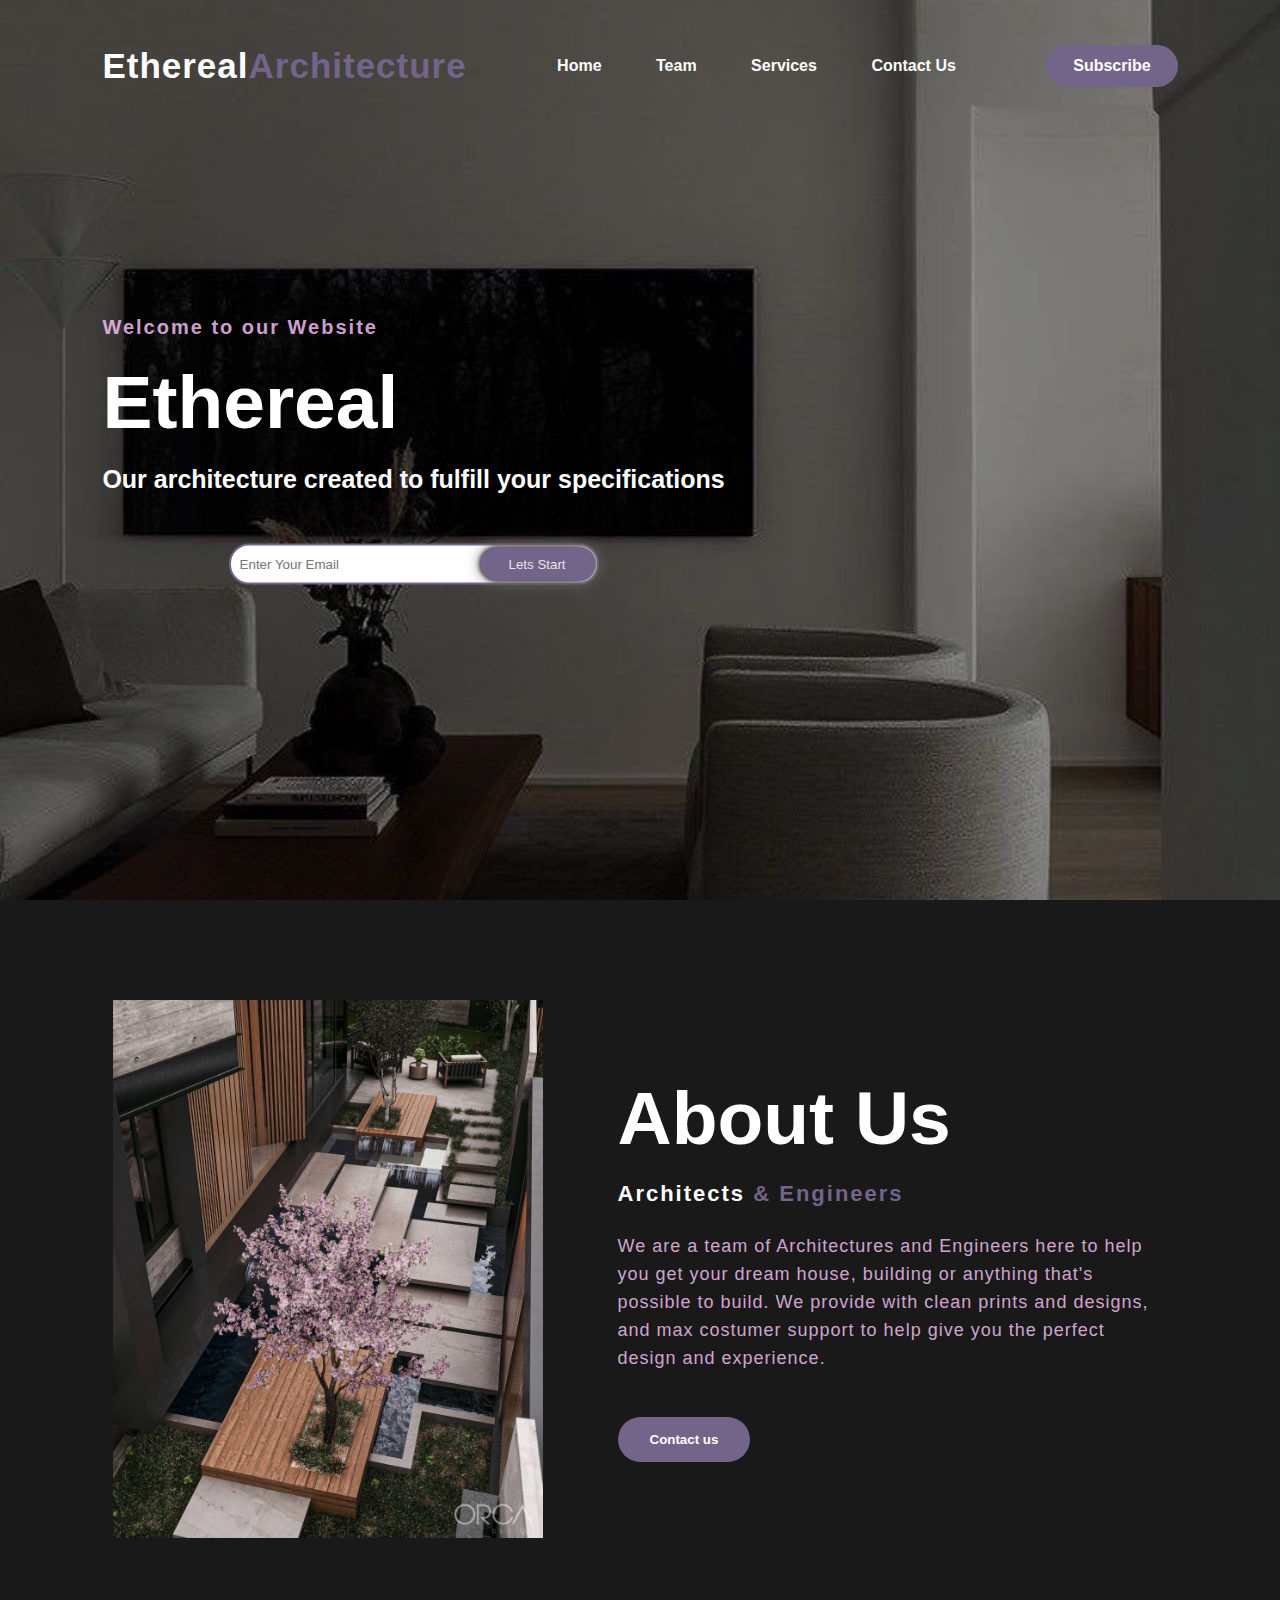
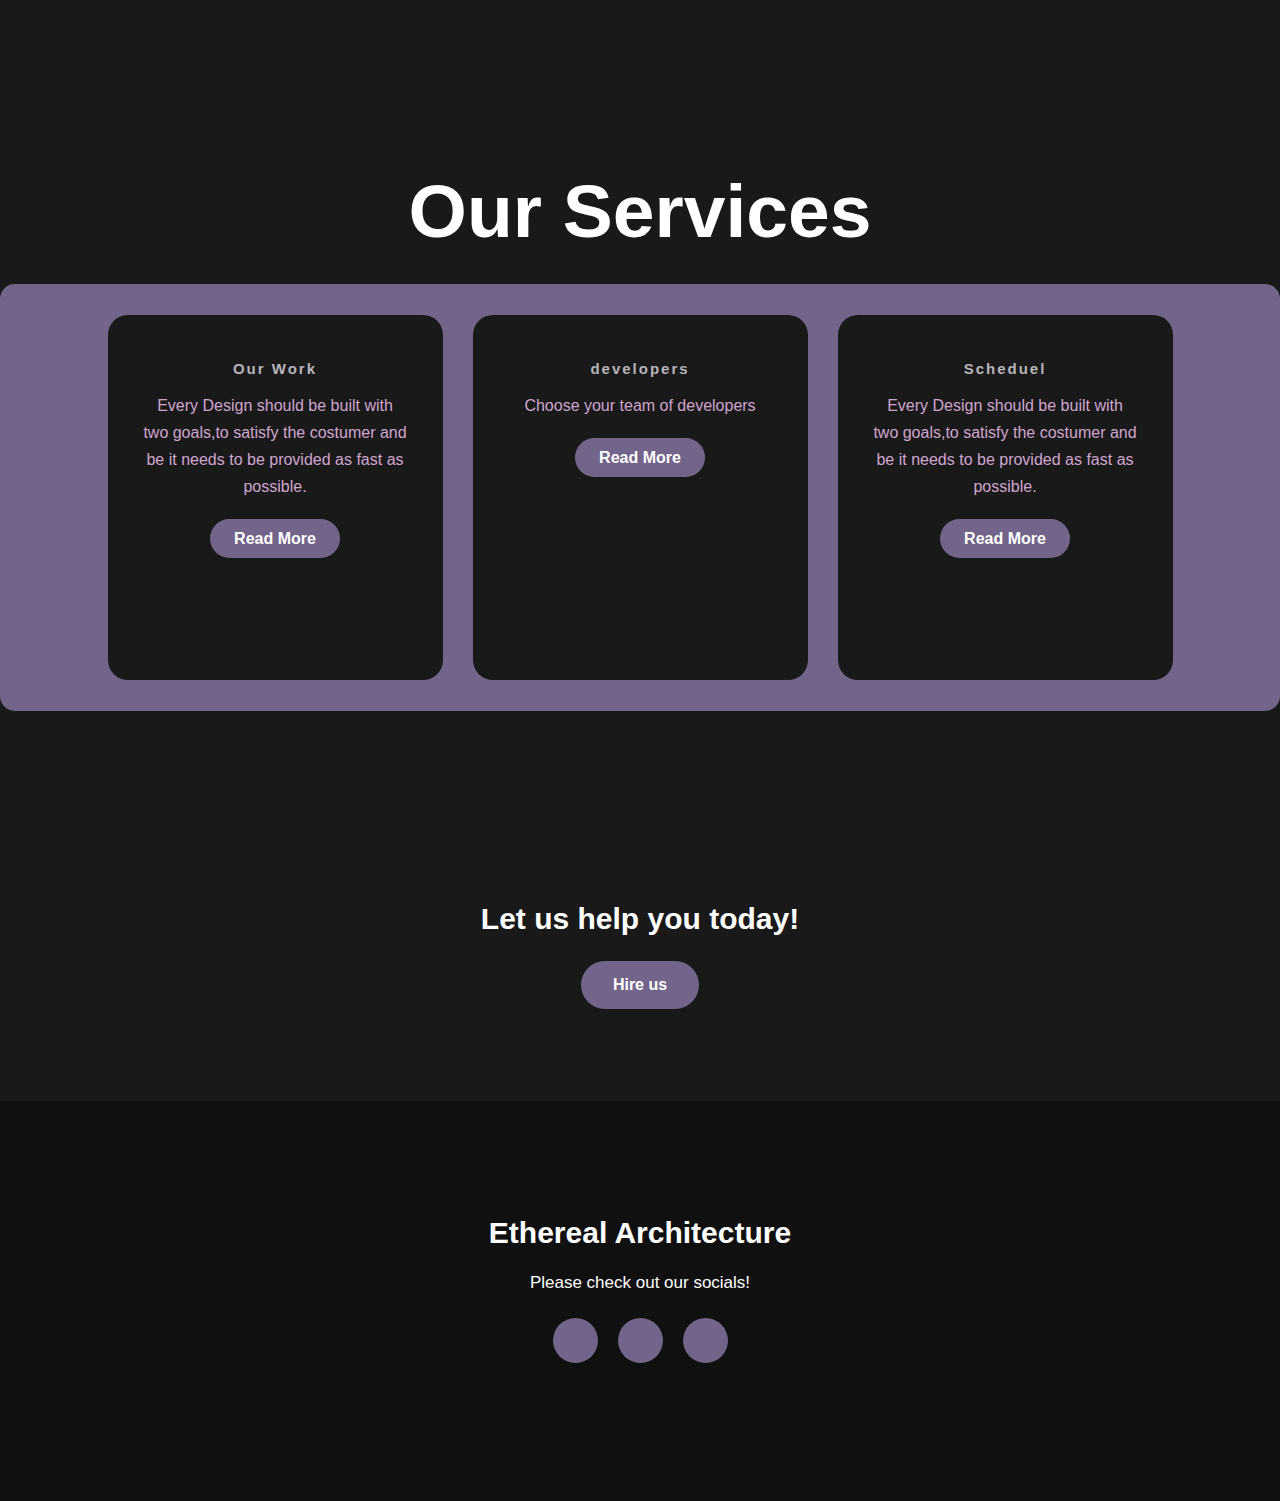
<file: index.html>
<!DOCTYPE html>
<html>
<head>
	<title>Architecture website</title>
	<link rel="stylesheet" type="text/css" href="css/style.css">

	<link rel="preconnect" href="https://fonts.gstatic.com">
  <link href="https://fonts.googleapis.com/css2?family=Josefin+Sans:ital,wght@0,100;0,200;0,300;0,400;0,500;0,600;0,700;1,100;1,200;1,300;1,400;1,500;1,600;1,700&display=swap" rel="stylesheet">

  <link rel="stylesheet" href="https://cdnjs.cloudflare.com/ajax/libs/font-awesome/5.15.3/css/all.min.css" integrity="sha512-iBBXm8fW90+nuLcSKlbmrPcLa0OT92xO1BIsZ+ywDWZCvqsWgccV3gFoRBv0z+8dLJgyAHIhR35VZc2oM/gI1w==" crossorigin="anonymous" referrerpolicy="no-referrer" />

</head>
<body>
	<div class="hero">
		<nav>
			<h2 class="logo">Ethereal<span>Architecture</span></h2>
			<ul>
				<li><a href="index.html">Home</a></li>
				<li><a href="./pages/team.html">team</a></li>
				<li><a href="./pages/Service.html">Services</a></li>
				<li><a href="./pages/contact.html">Contact Us</a></li>
			</ul>
			<a href="Sub.html" class="btn">Subscribe</a>
		</nav>

		<div class="content">
			<h4>Welcome to our Website</h4>
			<h1>Ethereal<span></h1>
			<h3>Our architecture created to fulfill your specifications </h3>
			<div class="newslatter">
				<form>
					<input type="email" name="email" id="mail" placeholder="Enter Your Email">
					<input type="submit" name="submit" value="Lets Start">
				</form>
			</div>
		</div>
	</div>

	<section class="about">
		<div class="main">
			<img src="img/fort-leburg-back.jpg">
			<div class="about-text">
				<h2>About Us</h2>
				<h5>Architects <span>& Engineers</span></h5>
				<p>We are a team of Architectures and Engineers here to help you get your dream house, building or anything that's possible to build.
					We provide with clean prints and designs, and max costumer support to help give you the perfect design and experience.</p>
				<button type="button" href="./pages/contact.html">Contact us</button>
			</div>
		</div>
	</section>

	<div class="service">
		<div class="title">
			<h2>Our Services</h2>
		</div>

		<div class="box">
			<div class="card">
				<i class="fas fa-bars"></i>
				<h5>Our Work</h5>
				<div class="pra">
					<p>Every Design should be built with two goals,to satisfy the costumer and be it needs to be provided as fast as possible.</p>
					<p style="text-align: center;">
						<a class="button" href="/pages/work.html">Read More</a>
					</p>
				</div>
			</div>

			<div class="card">
				<i class="far fa-user"></i>
				<h5>developers</h5>
				<div class="pra">
					<p>Choose your team of developers</p>
					<p style="text-align: center;">
						<a class="button" href="./pages/team.html">Read More</a>
					</p>
				</div>
			</div>

			<div class="card">
				<i class="far fa-bell"></i>
				<h5>Scheduel</h5>
				<div class="pra">
					<p>Every Design should be built with two goals,to satisfy the costumer and be it needs to be provided as fast as possible.</p>
					<p style="text-align: center;">
						<a class="button" href="#">Read More</a>
					</p>
				</div>
			</div>
		</div>
	</div>


	<div class="contact-us">
		<p>Let us help you today!</p>
		<a class="button-two" href="/pages/contact.html">Hire us</a>
	</div>


	<footer>
		<p>Ethereal Architecture</p>
		<p>Please check out our socials!</p>
		<div class="social">
			<a href="#"><i class="fab fa-facebook-f"></i></a>
			<a href="#"><i class="fab fa-instagram"></i></a>
			<a href="#"><i class="fab fa-dribbble"></i></a>
		</div>
	</footer>
</body>
</html>
</file>
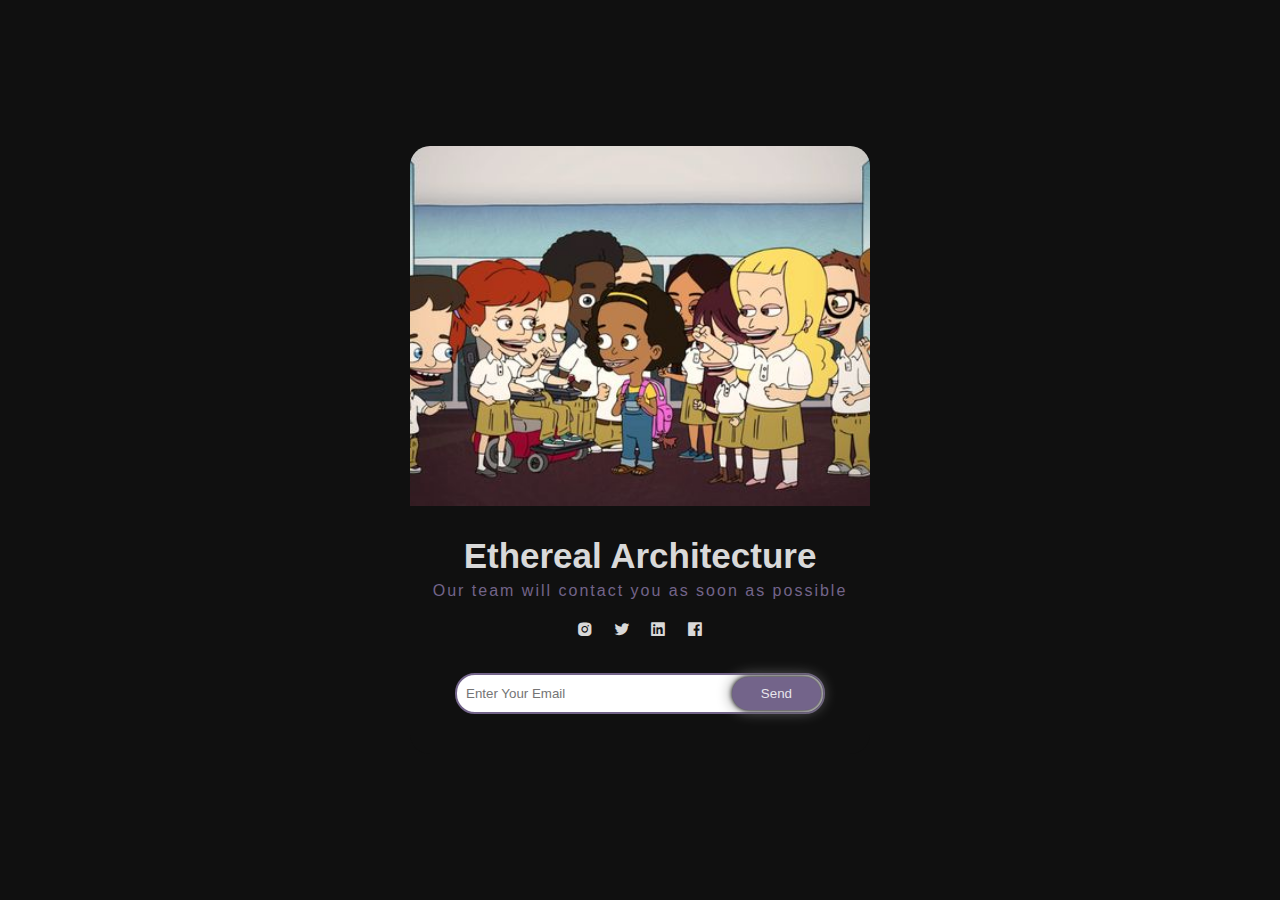
<file: pages/contact.html>
<!DOCTYPE html>
<html>
<head>
	<meta charset="utf-8">
	<meta name="viewport" content="width=device-width, initial-scale=1">
	<title>Contact</title>
	<link rel="stylesheet" type="text/css" href="/css/style.css">

	<link rel="preconnect" href="https://fonts.googleapis.com">
  <link rel="preconnect" href="https://fonts.gstatic.com" crossorigin>
  <link href="https://fonts.googleapis.com/css2?family=Work+Sans:wght@300;400;500;600;700;800;900&display=swap" rel="stylesheet">

  <link rel="stylesheet"
  href="https://unpkg.com/boxicons@latest/css/boxicons.min.css">

</head>
<body>
	<section class="profile">
		<div class="container">
			<img src="/img/profile.jpg">
			<div class="profile-text">
				<h1>Ethereal Architecture</h1>
				<h4>Our team will contact you as soon as possible</h4>
			</div>
			<div class="icons">
				<a href="#"><i class='bx bxl-instagram-alt'></i></a>
				<a href="#"><i class='bx bxl-twitter' ></i></a>
				<a href="#"><i class='bx bxl-linkedin-square' ></i></a>
				<a href="#"><i class='bx bxl-facebook-square' ></i></a>
		
			</div>
			<div class="newslatter">
				<form>
					<input type="email" placeholder="Enter Your Email" required>
					<input type="submit" value="Send" required>
				</form>
			</div>
		</div>
	</section>

</body>
</html>
</file>
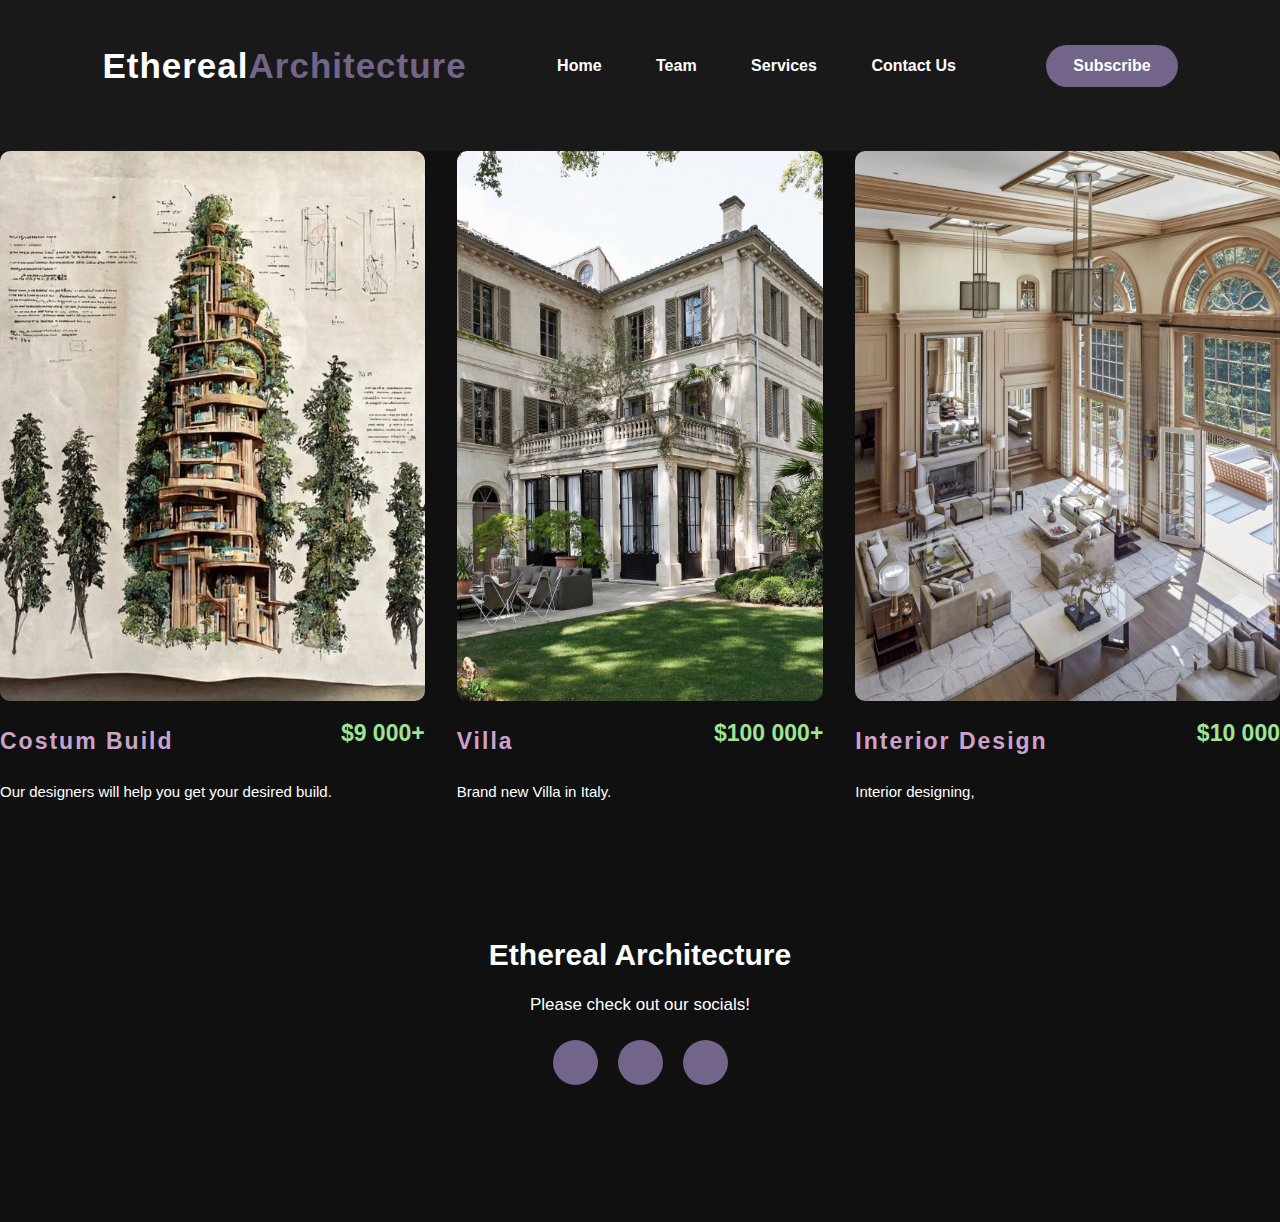
<file: pages/Service.html>
<!DOCTYPE html>
<html>
<head>
	<title>Architecture website</title>
	<link rel="stylesheet" type="text/css" href="/css/style.css">

	<link rel="preconnect" href="https://fonts.gstatic.com">
  <link href="https://fonts.googleapis.com/css2?family=Josefin+Sans:ital,wght@0,100;0,200;0,300;0,400;0,500;0,600;0,700;1,100;1,200;1,300;1,400;1,500;1,600;1,700&display=swap" rel="stylesheet">

  <link rel="stylesheet" href="https://cdnjs.cloudflare.com/ajax/libs/font-awesome/5.15.3/css/all.min.css" integrity="sha512-iBBXm8fW90+nuLcSKlbmrPcLa0OT92xO1BIsZ+ywDWZCvqsWgccV3gFoRBv0z+8dLJgyAHIhR35VZc2oM/gI1w==" crossorigin="anonymous" referrerpolicy="no-referrer" />

</head>
<body>
    <div class="service-nav">
		<nav>
			<h2 class="logo">Ethereal<span>Architecture</span></h2>
			<ul>
				<li><a href="/index.html">Home</a></li>
				<li><a href="team.html">team</a></li>
				<li><a href="Service.html">Services</a></li>
				<li><a href="contact.html">Contact Us</a></li>
			</ul>
			<a href="Sub.html" class="btn">Subscribe</a>
		</nav>


		<div class="menu-content">
			<div class="row">
				<img src="/img/option-1.jpg">
				<div class="menu-text">
					<div class="menu-left">
						<h4>Costum Build</h4>
					</div>
					<div class="menu-right">
						<h5>$9 000+</h5>
					</div>
				</div>
				<p>Our designers will help you get your desired build.</p>
			</div>

			<div class="row">
				<img src="/img/option-2.jpg">
				<div class="menu-text">
					<div class="menu-left">
						<h4>Villa</h4>
					</div>
					<div class="menu-right">
						<h5>$100 000+</h5>
					</div>
				</div>
				<p>Brand new Villa in Italy.</p>
			</div>

			<div class="row">
				<img src="/img/option-3.jpg">
				<div class="menu-text">
					<div class="menu-left">
						<h4>Interior Design</h4>
					</div>
					<div class="menu-right">
						<h5>$10 000</h5>
					</div>
				</div>
				<p>Interior designing,</p>
			</div>
		</div>
	</section>

	<footer>
		<p>Ethereal Architecture</p>
		<p>Please check out our socials!</p>
		<div class="social">
			<a href="#"><i class="fab fa-facebook-f"></i></a>
			<a href="#"><i class="fab fa-instagram"></i></a>
			<a href="#"><i class="fab fa-dribbble"></i></a>
		</div>
	</footer>
</body>
</html>
</file>
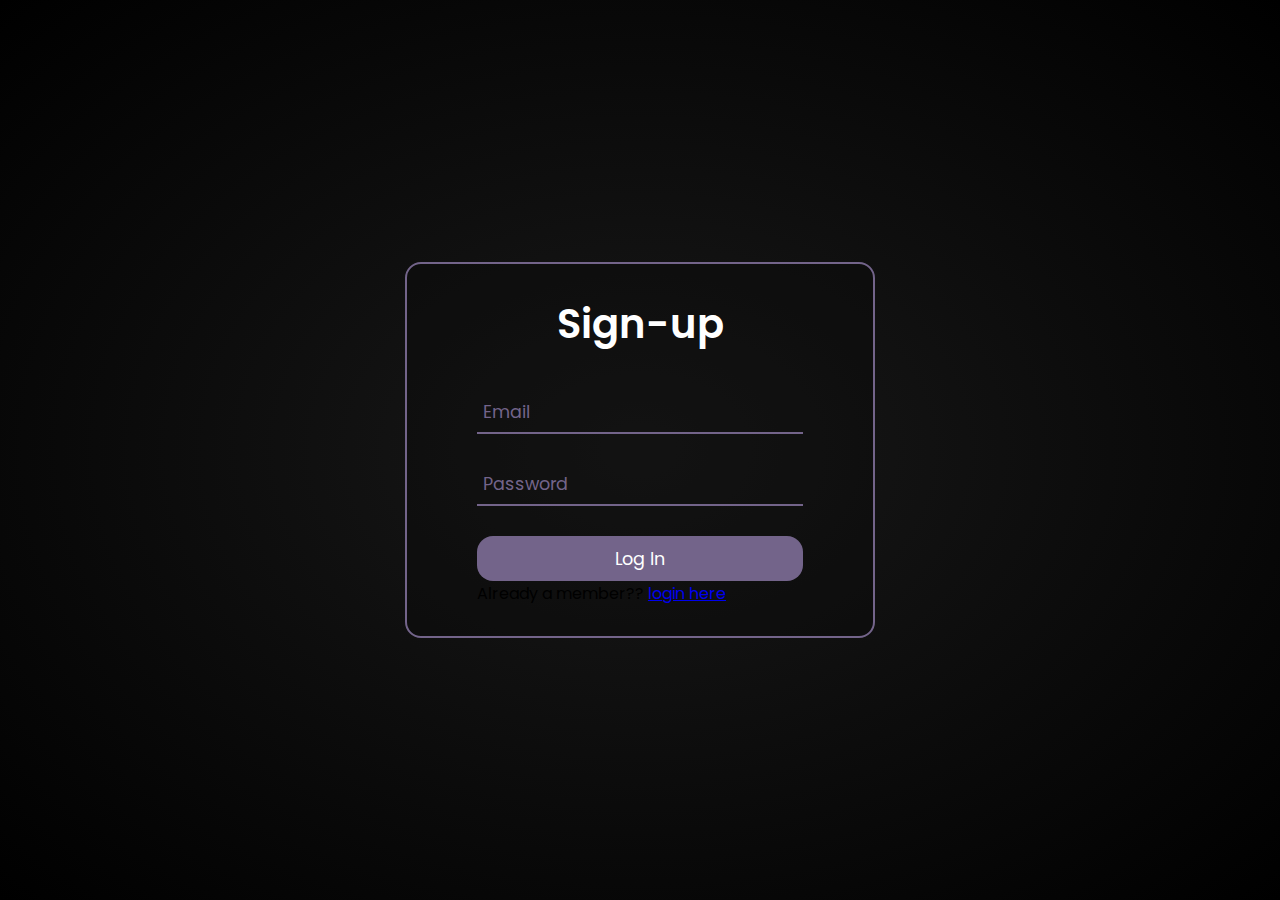
<file: pages/Sign-up.html>
<!DOCTYPE html>
<html>
<head>
	<meta charset="utf-8">
	<meta name="viewport" content="width=device-width, initial-scale=1">
	<title>login </title>
	<link rel="stylesheet" type="text/css" href="/css/sub.css">

	<link rel="preconnect" href="https://fonts.googleapis.com">
  <link rel="preconnect" href="https://fonts.gstatic.com" crossorigin>
  <link href="https://fonts.googleapis.com/css2?family=Poppins:wght@300;400;500;600;700;800;900&display=swap" rel="stylesheet">

</head>
<body>

	<div class="container">
		<h1>Sign-up</h1>
		<form method="post">
			<div class="main">
				<input type="text" name="" required>
				<span></span>
				<label>Email</label>
			</div>

			<div class="main">
				<input type="password" name="" required>
				<span></span>
				<label>Password</label>
			</div>

			<div class="Have an account?"></div>
			<input type="submit" value="Log In">

			<div class="login">
				Already a member?? <a href="Sub.html">login here</a>
			</div>
		</form>
	</div>

</body>
</html>
</file>
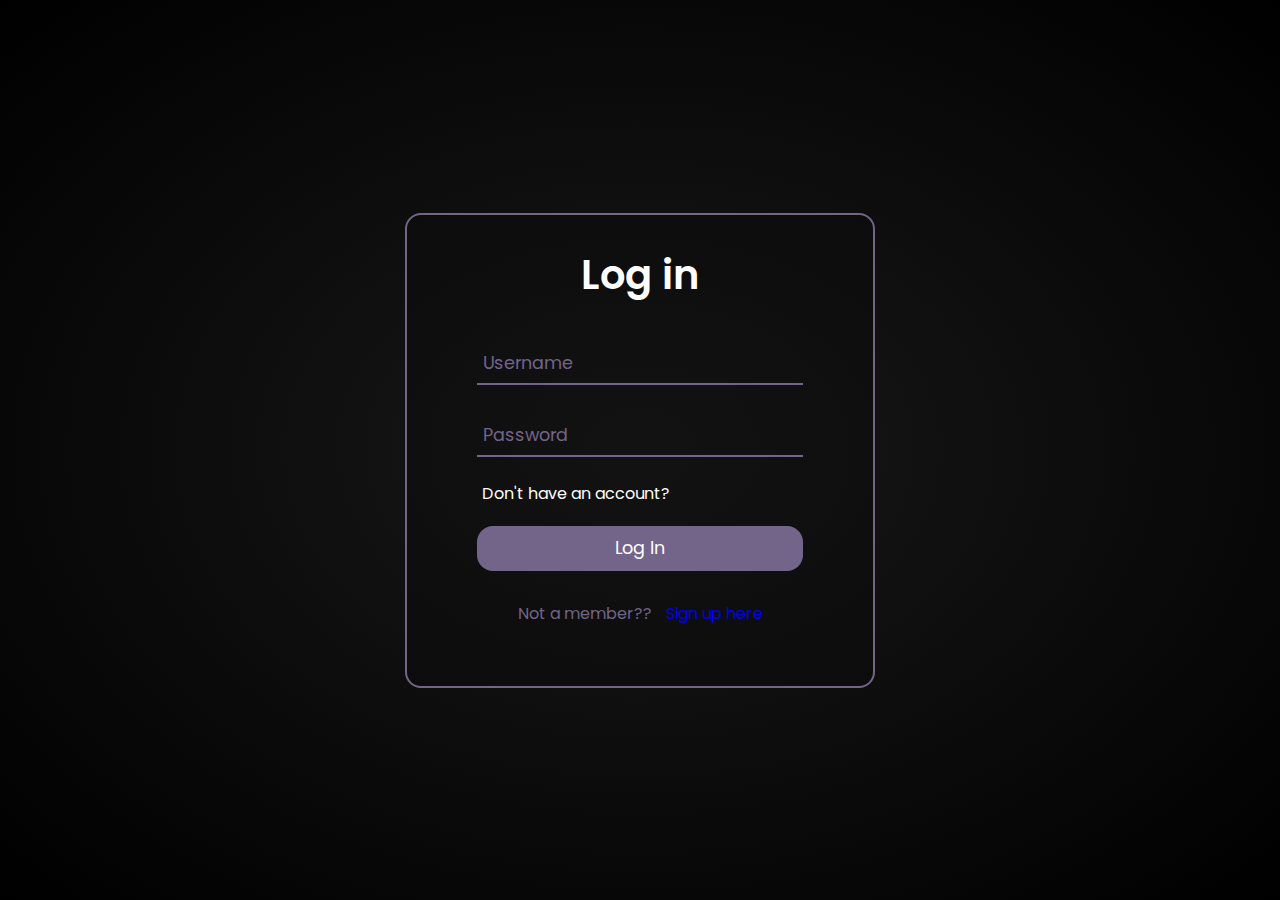
<file: pages/Sub.html>
<!DOCTYPE html>
<html>
<head>
	<meta charset="utf-8">
	<meta name="viewport" content="width=device-width, initial-scale=1">
	<title>login </title>
	<link rel="stylesheet" type="text/css" href="/css/sub.css">

	<link rel="preconnect" href="https://fonts.googleapis.com">
  <link rel="preconnect" href="https://fonts.gstatic.com" crossorigin>
  <link href="https://fonts.googleapis.com/css2?family=Poppins:wght@300;400;500;600;700;800;900&display=swap" rel="stylesheet">

</head>
<body>

	<div class="container">
		<h1>Log in</h1>
		<form method="post">
			<div class="main">
				<input type="text" name="" required>
				<span></span>
				<label>Username</label>
			</div>

			<div class="main">
				<input type="password" name="" required>
				<span></span>
				<label>Password</label>
			</div>

			<div class="pass">Don't have an account?</div>
			<input type="submit" value="Log In">

			<div class="signup">
				Not a member?? <a href="Sign-up.html">Sign up here</a>
			</div>
		</form>
	</div>

</body>
</html>
</file>
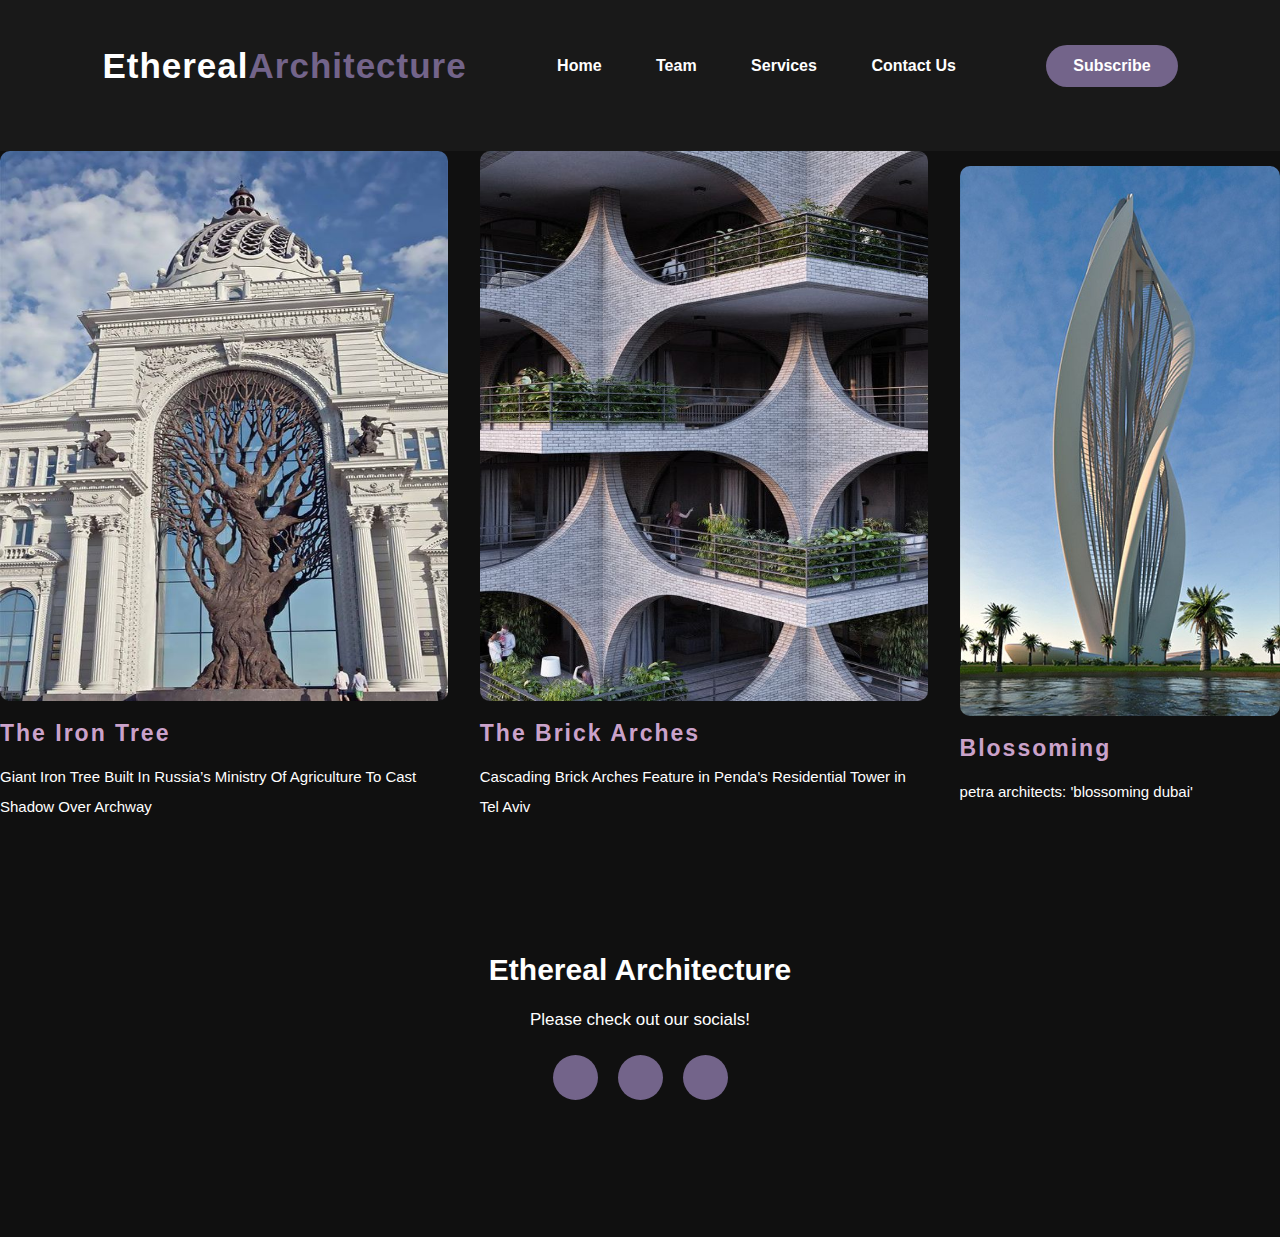
<file: pages/work.html>
<!DOCTYPE html>
<html>
<head>
	<title>Our work</title>
	<link rel="stylesheet" type="text/css" href="/css/style.css">

	<link rel="preconnect" href="https://fonts.gstatic.com">
  <link href="https://fonts.googleapis.com/css2?family=Josefin+Sans:ital,wght@0,100;0,200;0,300;0,400;0,500;0,600;0,700;1,100;1,200;1,300;1,400;1,500;1,600;1,700&display=swap" rel="stylesheet">

  <link rel="stylesheet" href="https://cdnjs.cloudflare.com/ajax/libs/font-awesome/5.15.3/css/all.min.css" integrity="sha512-iBBXm8fW90+nuLcSKlbmrPcLa0OT92xO1BIsZ+ywDWZCvqsWgccV3gFoRBv0z+8dLJgyAHIhR35VZc2oM/gI1w==" crossorigin="anonymous" referrerpolicy="no-referrer" />

</head>
<body>
    <div class="service-nav">
		<nav>
			<h2 class="logo">Ethereal<span>Architecture</span></h2>
			<ul>
				<li><a href="/index.html">Home</a></li>
				<li><a href="team.html">team</a></li>
				<li><a href="Service.html">Services</a></li>
				<li><a href="contact.html">Contact Us</a></li>
			</ul>
			<a href="Sub.html" class="btn">Subscribe</a>
		</nav>


		<div class="menu-content">
			<div class="row">
				<img src="/img/build2.jpg">
				<div class="menu-text">
					<div class="menu-left">
						<h4>The Iron Tree</h4>
					</div>
				</div>
				<p>Giant Iron Tree Built In Russia’s Ministry Of Agriculture To Cast Shadow Over Archway</p>
			</div>

			<div class="row">
				<img src="/img/Build1.jpg">
				<div class="menu-text">
					<div class="menu-left">
						<h4> The Brick Arches</h4>
					</div>
				</div>
				<p>Cascading Brick Arches Feature in Penda's Residential Tower in Tel Aviv</p>
			</div>

			<div class="row">
				<img src="/img/Build3.jpg">
				<div class="menu-text">
					<div class="menu-left">
						<h4>Blossoming</h4>
					</div>
				</div>
				<p>petra architects: 'blossoming dubai'</p>
			</div>
		</div>
	</section>

	<footer>
		<p>Ethereal Architecture</p>
		<p>Please check out our socials!</p>
		<div class="social">
			<a href="#"><i class="fab fa-facebook-f"></i></a>
			<a href="#"><i class="fab fa-instagram"></i></a>
			<a href="#"><i class="fab fa-dribbble"></i></a>
		</div>
	</footer>
</body>
</html>
</file>
<file: css/style.css>
::-webkit-scrollbar {
	width: 10px;
  }
  
  ::-webkit-scrollbar-track {
	background: transparent;
  }
  
  ::-webkit-scrollbar-thumb {
	background: #73648a;
  }
  
  ::-webkit-scrollbar-thumb:hover {
	background: #9882ac;
  }

  ::selection {
	background:#73648a;
	color: white;
  }

*{
	padding: 0;
	margin: 0;
	font-family: 'Josefin Sans', sans-serif;
	box-sizing: border-box;
}

.hero{
	height: 100vh;
	width: 100%;
	background-image: url(../img/background.jpg);
	background-size: cover;
	background-position: center;
}
nav{
	display: flex;
	align-items: center;
	justify-content: space-between;
	padding-top: 45px;
	padding-left: 8%;
	padding-right: 8%;
}
.logo{
	color: white;
	font-size: 35px;
	letter-spacing: 1px;
	cursor: pointer;
}
span{
	color: #73648a;
}
nav ul li{
	list-style-type: none;
	display: inline-block;
	padding: 10px  25px;
}
nav ul li a{
	color: white;
	text-decoration: none;
	font-weight: bold;
	text-transform: capitalize;
}
nav ul li a:hover{
	color: #73648a;
	transition: .4s;
}
.btn{
	background-color:#73648a;
	color: white;
	text-decoration: none;
	border: 2px solid transparent;
	font-weight: bold;
	padding: 10px 25px;
	border-radius: 30px;
	transition: transform .4s; 
}
.btn:hover{
	transform: scale(1.2);
}
.content{
	position: absolute;
	top: 50%;
	left:8%;
	transform: translateY(-50%);
}
h1{
	color: white;
	margin: 20px 0px 20px;
	font-size: 75px;
}
h3{
	color: white;
	font-size: 25px;
	margin-bottom: 50px;
}
h4{
	color: #fcfc;
	letter-spacing: 2px;
	font-size: 20px;
}
.newslatter form{
	width: 380px;
	max-width: 100%;
	position: relative;
}
.newslatter form input:first-child{
	display: inline-block;
	width: 100%;
	padding: 14px 130px 14px 15px;
	border: 2px solid #73648a;
	outline: none;
	border-radius: 30px;
}
.newslatter form input:last-child{
	position: absolute;
	display: inline-block;
	outline: none;
	border: none;
	padding: 10px 30px;
	border-radius: 30px;
	background-color:#73648a;
	color: white;
	box-shadow: 0px 0px 5px #000, 0px 0px 15px #858585;
	top: 6px;
	right: 6px; 
}
.about{
	width: 100%;
	padding: 100px 0px;
	background-color: #191919;
}
.about img{
	height: auto;
	width: 430px;
}
.about-text{
	width: 550px;
}
.main{
	width: 1130px;
	max-width: 95%;
	margin: 0 auto;
	display: flex;
	align-items: center;
	justify-content: space-around;
}
.about-text h2{
	color: white;
	font-size: 75px;
	text-transform: capitalize;
	margin-bottom: 20px;
}
.about-text h5{
	color: white;
	letter-spacing: 2px;
	font-size: 22px;
	margin-bottom: 25px;
	text-transform: capitalize;
}
.about-text p{
	color: #fcfc;
	letter-spacing: 1px;
	line-height: 28px;
	font-size: 18px;
	margin-bottom: 45px;
}
button{
	background-color:#73648a;
	color: white;
	text-decoration: none;
	border: 2px solid transparent;
	font-weight: bold;
	padding: 13px 30px;
	border-radius: 30px;
	transition: .4s; 
}
button:hover{
	background-color: transparent;
	border: 2px solid #73648a;
	cursor: pointer;
}

.service{
	background: #191919;
	width: 100%;
	padding: 100px 0px;
}
.title h2{
	color: white;
	font-size: 75px;
	width: 1130px;
	margin: 30px auto;
	text-align: center;
}
.box{
	display: flex;
	justify-content: center;
	align-items: center;
	min-height: 400px;


}
.card{
	height: 365px;
	width: 335px;
	padding: 20px 35px;
	background: #191919;
	border-radius: 20px;
	margin: 15px;
	position: relative;
	overflow: hidden;
	text-align: center;
}
.card i{
	font-size: 50px;
	display: block;
	text-align: center;
	margin: 25px 0px;
	color: #73648a;

}
h5{
	color: white;
	font-size: 23px;
	margin-bottom: 15px;
}
.pra p{
	color: #fcfc;
	font-size: 16px;
	line-height: 27px;
	margin-bottom: 25px;
}
.card .button{
	background-color:#73648a;
	color: white;
	text-decoration: none;
	border: 2px solid transparent;
	font-weight: bold;
	padding: 9px 22px;
	border-radius: 30px;
	transition: .4s; 
}
.card .button:hover{
	background-color: transparent;
	border: 2px solid #73648a;
	cursor: pointer;
}
.contact-us{
	width: 100%;
	height: 290px;
	background: #191919;
	display: flex;
	align-items: center;
	flex-direction: column;
	justify-content: center;
}
.contact-us p{
	color: white;
	font-size: 30px;
	font-weight: bold;
	margin-bottom: 25px;
}
.contact-us .button-two{
	background-color:#73648a;
	color: white;
	text-decoration: none;
	border: 2px solid transparent;
	font-weight: bold;
	padding: 13px 30px;
	border-radius: 30px;
	transition: .4s; 
}
.contact-us .button-two:hover{
	background-color: transparent;
	border: 2px solid #73648a;
	cursor: pointer;
}
footer{
	position: relative;
	width: 100%;
	height: 400px;
	background: #101010;
	display: flex;
	flex-direction: column;
	align-items: center;
	justify-content: center;
}
footer p:nth-child(1){
	font-size: 30px;
	color: white;
	margin-bottom: 20px;
	font-weight: bold;
}
footer p:nth-child(2){
	color: white;
	font-size: 17px;
	width: 500px;
	text-align: center;
	line-height: 26px;
}
.social{
	display: flex;
}
.social a{
	width: 45px;
	height: 45px;
	display: flex;
	align-items: center;
	justify-content: center;
	background:  #73648a;
	border-radius: 50%;
	margin: 22px 10px;
	color: white;
	text-decoration: none;
	font-size: 20px;
}
.social a:hover{
	transform: scale(1.3);
	transition: .3s;
}
.end{
	position: absolute;
	color:#73648a;
	bottom: 35px;
	font-size: 14px; 
}



/* -------------------------------------------- */

/* -------------------------------------------- */



*{
	padding: 0;
	margin: 0;
	box-sizing: border-box;
	font-family: 'Space Grotesk', sans-serif;
	text-decoration: none;
}
.team-nav{
	height: 100vh;
	width: 100%;
	background-position:center;
background-color: #101010;
}
.team{
	position: relative;
	width: 100%;
	height: 100vh;
	display: flex;
	align-items: center;
	justify-content: center;
	flex-direction: column;
	background: #101010;
}
.team-content{
	width: 100%;
	max-width: 1350px;
	margin: 0 auto;
	display: grid;
	grid-template-columns: repeat(auto-fit, minmax(150px, auto));
	align-items: center;
	gap: 1rem;
	text-align: center;
	margin-top: 4rem;
}
/*
.team-content img{
	width: 100%;
	height: 250px;
	border-radius: 12px;
	margin-bottom: 10px;
	overflow: hidden;
}
*/
.worker img{
	border-radius: 12px;
	margin-bottom: 10px;
	overflow: hidden;
	height: 15vw;
}



.center h1{
	color: #fff;
	font-size: 4rem;
	text-align: center;
}
.box{
	padding: 16px;
	background: #73648a;
	border-radius: 15px;
	transition: all .38s ease;
}
.box h3{
	font-size: 23px;
	font-weight: 600;
	color: #fff;
	margin-bottom: 8px;
}
.box h5{
	font-size: 15px;
	font-weight: 600;
	color: #b7b4bb;
	margin-bottom: 15px;
	letter-spacing: 2px;
}
.icons i{
	display: inline-block;
	color: #fff;
	font-size: 20px;
	margin: 0 8px;
	transition: all .38s ease;
}
.icons i:hover{
	transform: scale(1.2);
}
.box:hover{
	transform: translateY(-10px);
	cursor: pointer;
}

@media(max-width: 1240px){
	.team{
		width: auto;
		height: auto;
		padding: 90px 2%;
	}
	.center h1{
		font-size: 3.2rem;
	}
}

/* -------------------------------------------- */

/* -------------------------------------------- */

.service-nav{
	height: 100vh;
	width: 100%;
	background-position:center;
	background: #191919;
}
.options {
	display: flex;
	justify-content: space-around;
	padding-left: 3vh;
	padding-top: 3vh;
  }
  
  .option-one-items {
	width: 20vw;
	height: 20vw;
	overflow: hidden;

  }
  
  .option-one-items img {
	width: 25vw;
	height: 20vw;
  }
  
  .option-two-items {
	width: 20vw;
	height: 20vw;
	overflow: hidden;
  }
  
  .option-two-items img {
	width: 20vw;
	height: 23vw;
  }
  
  .option-three-items {
	width: 20vw;
	height: 20vw;
	overflow: hidden;
  }
  
  .option-three-items img {
	width: 25vw;
	height: 20vw;
  }
  




/* -------------------------------------------- */

/* -------------------------------------------- */

.menu-content{
	display: grid;
	grid-template-columns: repeat(auto-fit, minmax(300px, auto));
	gap: 2rem;
	align-items: center;
	margin-top: 4rem;
	cursor: pointer;
	background-color: #101010;
}
.row img{
	width: 100%;
	height: 550px;
	border-radius: 10px;
	background-color: #101010;
}
.row{
	transition: all .38s ease;
}
.menu-text{
	display: flex;
	align-items: center;
	justify-content: space-between;
	padding: 15px 0;
	color: #9ee493;
}
.menu-left h4{
	font-size: 23px;
}
.menu-right h5{
	color: var(--main-color);
	font-size: 23px;
}
.row p{
	color: var(--second-color);
	font-size: 15px;
	line-height: 30px;
	margin-bottom: 15px;
	color: white;
}

.row:hover{
	transform: scale(1.02);
}
.hero{
	height: 100vh;
	width: 100%;
	background-color: #101010;
	background-size: cover;
	background-position: center;
}
nav{
	display: flex;
	align-items: center;
	justify-content: space-between;
	padding-top: 45px;
	padding-left: 8%;
	padding-right: 8%;
}
.logo{
	color: white;
	font-size: 35px;
	letter-spacing: 1px;
	cursor: pointer;
}
span{
	color: #73648a;
}
nav ul li{
	list-style-type: none;
	display: inline-block;
	padding: 10px  25px;
}
nav ul li a{
	color: white;
	text-decoration: none;
	font-weight: bold;
	text-transform: capitalize;
}
nav ul li a:hover{
	color: #73648a;
	transition: .4s;
}
/* -------------------------------------------- */

/* -------------------------------------------- */


section{
	padding: 70px 5%;
}
.profile{
	height: 100vh;
	width: 100%;
	background-color: #101010;
	display: flex;
	align-items: center;
	justify-content: center;
	text-align: center;
}
.container{
	height: auto;
	width: 100%;
	max-width: 460px;
	background-color: #101010;
	padding: 0px 0px 40px 0px;
	border-radius: 20px;
	transition: all .40s ease;
	cursor: pointer;
}
.container:hover{
	transform: scale(1.1);
}
.container img{
	width: 100%;
	height: 360px;
	object-fit: cover;
	border-radius: 20px 20px 0px 0px;
}
.profile-text h1{
	margin: 30px 0 10px;
	font-size: 35px;
	color: #ffffffd9;
	line-height: 32px;
	font-weight: 600;
}
.profile-text h4{
	color: #73648a;
	font-size: 16px;
	font-weight: 400;
	margin-bottom: 1.2rem;
}
.icons i{
	display: inline-block;
	color: #ffffffd9;
	font-size: 18px;
	margin: 0px 7px;
	margin-bottom: 2.2rem;
	transition: all .40s ease;
}
.icons i:hover{
	transform: scale(1.1);
	color: #73648a;
}
.newslatter{
	display: flex;
	align-items: center;
	justify-content: center;
	margin: 0 30px;
}
.newslatter form{
	width: 100%;
	max-width: 370px;
	position: relative;
}
.newslatter form input:first-child{
	display: inline-block;
	width: 100%;
	outline: none;
	border: 2px solid #73648a;
	padding: 11px 90px 11px 9px;
	border-radius: 20px;
}
.newslatter form input:last-child{
	position: absolute;
	display: inline-block;
	outline: none;
	border: none;
	background-color: #73648a;
	color: #ffffffd9;
	padding: 9px 29px;
	border-radius: 20px;
	cursor: pointer;
	top: 4px;
	right: 4px;
}

@media (max-width: 800px){
	section{
		padding: 20px 4%;
	}
	.container{
		width: 100%;
		height: auto;
		max-width: 600px;
	}
	.container img{
		width: 100%;
		height: 460px;
		object-fit: cover;
	}
}
</file>
<file: css/sub.css>
*{
	padding: 0;
	margin: 0;
	box-sizing: border-box;
	font-family: 'Poppins', sans-serif;
}
body{
	height: 100vh;
	width: 100%;
	background:radial-gradient(#191919,black);
	background-size: cover;
	background-position: center;
	display: flex;
	align-items: center;
	justify-content: center;
	padding: 0 10%;
}
.container{
	width: 100%;
	max-width: 470px;
	padding: 30px 20px;
	background: rgba(10, 10, 10, .45);
	border: 2px solid #73648a;
	border-radius: 16px;
}
.container h1{
	text-align: center;
	color: #fff;
	font-size: 2.5rem;
	font-weight: 600;
	padding: 0 0 8px 0;
}
.container form{
	padding: 0 50px;
}
form .main{
	position: relative;
	margin: 30px 0;
	border-bottom: 2px solid #73648a;
}
.main input{
	width: 100%;
	padding: 0 5px;
	font-size: 1rem;
	height: 40px;
	border: none;
	outline: none;
	background: none;
	color: #73648a;
}
.main label{
	position: absolute;
	top: 50%;
	left: 6px;
	color: #73648a;
	transform: translateY(-50%);
	font-size: 1.1rem;
	pointer-events: none;
	transition: all .40s ease;
}
.main span::before{
	position: absolute;
	content: '';
	left: 0;
	top: 35px;
	width: 100%;
	height: 2px;
}
.main input:focus ~ label,
.main input:valid ~ label{
	top: -3px;
	color: #fff;
}
.pass{
	margin: -6px 0 20px 5px;
	color: #fff;
	cursor: pointer;
}
.pass:hover{
	text-decoration: underline;
}
input[type="submit"]{
	height: 45px;
	width: 100%;
	border: none;
	background:#73648a;
	color: #fff;
	font-size: 1.1rem;
	border-radius: 16px;
	cursor: pointer;
}
.signup{
	color: #73648a;
	font-size: 1rem;
	text-align: center;
	margin: 30px 0;
	cursor: pointer;
}
.signup a{
	margin-left: 10px;
	text-decoration: none;
}
.signup a:hover{
	text-decoration: underline;
}

@media (max-width: 525px){	
    body{
    padding: 0 2%;}
	.container{
		padding: 10px 5px;
	}

}
</file>
